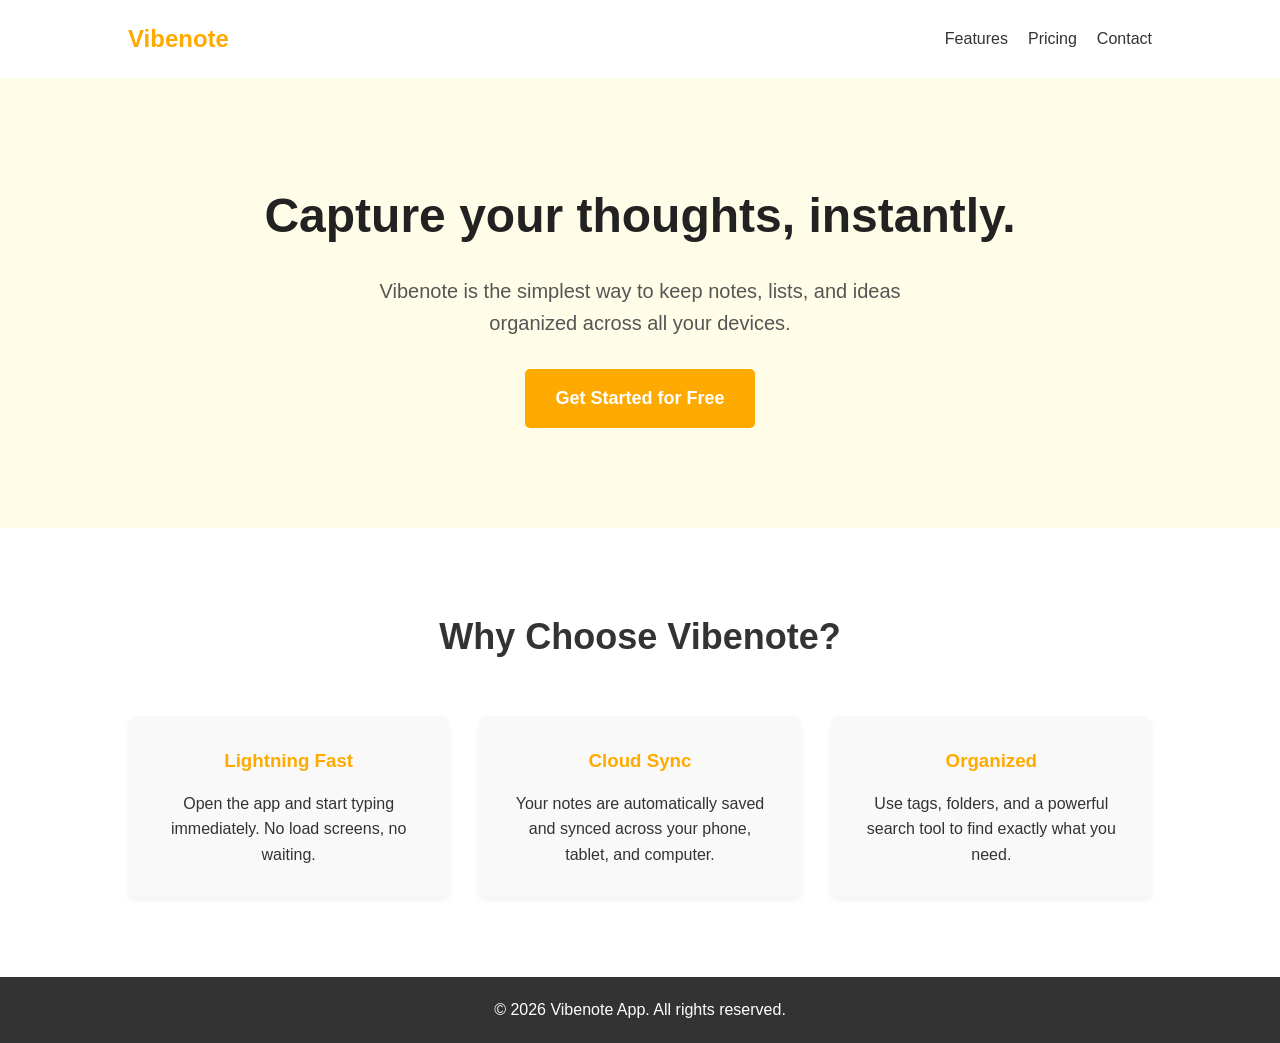
<file: index.html>
<!DOCTYPE html>
<html lang="en">
<head>
    <meta charset="UTF-8">
    <meta name="viewport" content="width=device-width, initial-scale=1.0">
    <title>Vibenote - The Best Notes App</title>
    <link rel="stylesheet" href="styles.css">
</head>
<body>

    <header>
        <div class="logo">Vibenote</div>
        <nav>
            <ul>
                <li><a href="#features">Features</a></li>
                <li><a href="#pricing">Pricing</a></li>
                <li><a href="#contact">Contact</a></li>
            </ul>
        </nav>
    </header>

    <section class="hero">
        <div class="hero-content">
            <h1>Capture your thoughts, instantly.</h1>
            <p>Vibenote is the simplest way to keep notes, lists, and ideas organized across all your devices.</p>
            <a href="app.html" class="cta-button">Get Started for Free</a>
        </div>
    </section>

    <section id="features" class="features">
        <h2>Why Choose Vibenote?</h2>
        <div class="feature-grid">
            <div class="feature-card">
                <h3>Lightning Fast</h3>
                <p>Open the app and start typing immediately. No load screens, no waiting.</p>
            </div>
            <div class="feature-card">
                <h3>Cloud Sync</h3>
                <p>Your notes are automatically saved and synced across your phone, tablet, and computer.</p>
            </div>
            <div class="feature-card">
                <h3>Organized</h3>
                <p>Use tags, folders, and a powerful search tool to find exactly what you need.</p>
            </div>
        </div>
    </section>

    <footer>
        <p>&copy; 2026 Vibenote App. All rights reserved.</p>
    </footer>

</body>
</html>
</file>
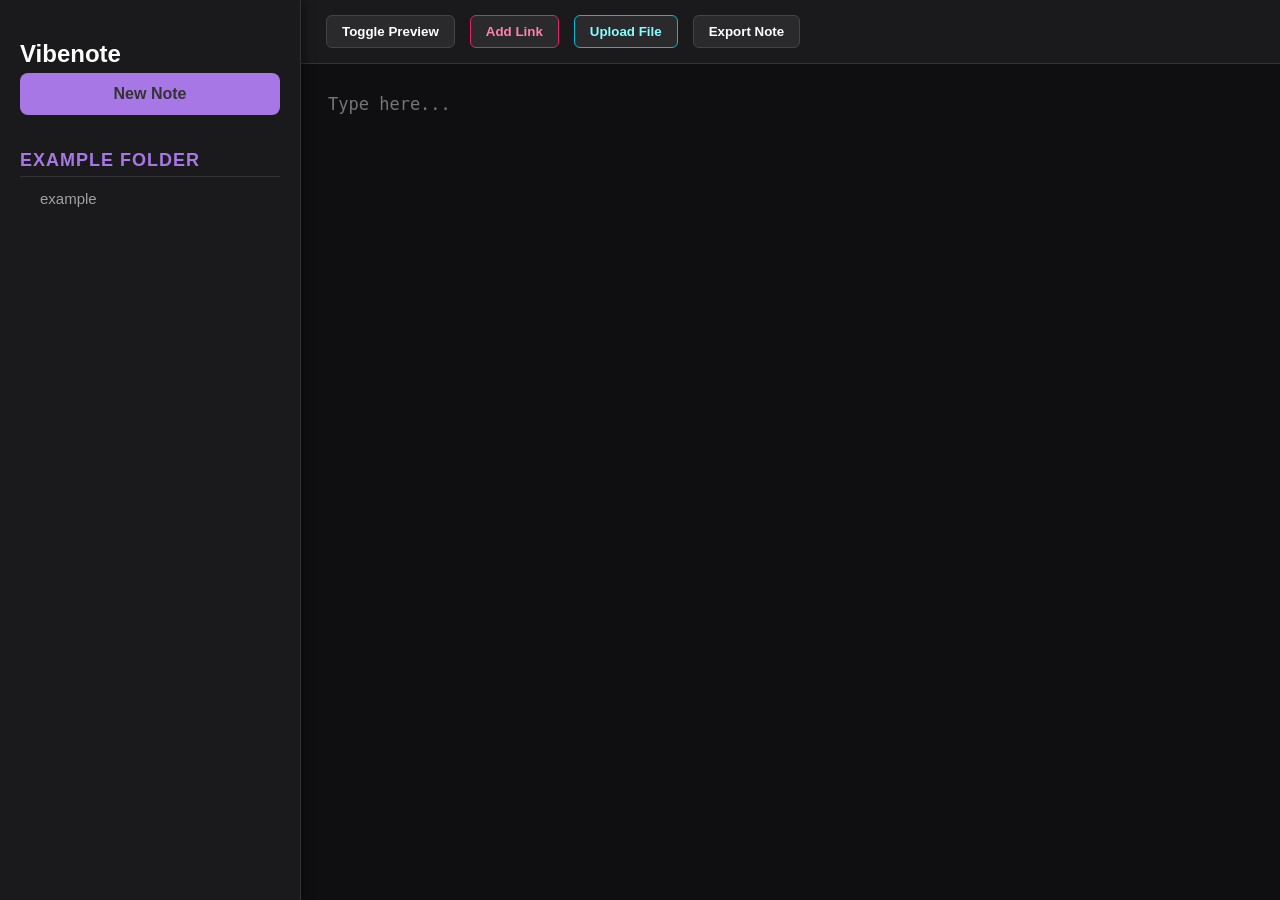
<file: app.html>
<!DOCTYPE html>
<html>
<head>
  <title>Vibenote</title>
  
  <style>
    /* --- THE SLEEK DARK MODE --- */
    body {
      background-color: #0f0f11; 
      color: #333;
      font-family: 'Segoe UI', Arial, sans-serif;
      margin: 0;
      display: flex; 
      height: 100vh; 
    }

    ::-webkit-scrollbar { width: 8px; }
    ::-webkit-scrollbar-track { background: #0f0f11; }
    ::-webkit-scrollbar-thumb { background: #444; border-radius: 4px; }
    ::-webkit-scrollbar-thumb:hover { background: #a778e5; }

    /* --- THE SIDEBAR --- */
    #sidebar {
      background-color: #1a1a1c;
      width: 260px;
      padding: 20px;
      border-right: 1px solid #333;
      display: flex;
      flex-direction: column;
      overflow-y: auto;
      box-shadow: 2px 0px 10px rgba(0,0,0,0.5); 
      z-index: 10;
    }
    
    #new-btn {
      background-color: #a778e5; 
      color: #333;
      border: none;
      padding: 12px;
      border-radius: 8px;
      cursor: pointer;
      font-weight: bold;
      font-size: 16px;
      margin-bottom: 20px;
      transition: 0.2s; 
    }
    #new-btn:hover { background-color: #8b5cf6; transform: scale(1.02); }

    .folder {
      font-weight: bold;
      color: #a778e5; 
      margin-top: 15px;
      margin-bottom: 5px;
      font-size: 18px;
      border-bottom: 1px solid #333;
      padding-bottom: 5px;
      text-transform: uppercase;
      letter-spacing: 1px;
    }

    .file-tab {
      background-color: transparent;
      color: #a0a0a0;
      border: none;
      padding: 8px 10px 8px 20px; 
      width: 100%;
      text-align: left;
      cursor: pointer;
      border-radius: 5px;
      transition: 0.2s;
      font-size: 15px;
      margin-bottom: 2px;
    }
    .file-tab:hover { background-color: #2a2a2d; color: white; }
    .active-file { background-color: #2a2a2d; color: #a778e5; font-weight: bold; border-left: 4px solid #a778e5; }

    /* --- THE MAIN SCREEN --- */
    #main-area {
      flex-grow: 1; 
      display: flex;
      flex-direction: column;
      position: relative;
    }

    #top-bar {
      background-color: #1a1a1c;
      padding: 15px 25px;
      display: flex;
      gap: 15px; 
      border-bottom: 1px solid #333;
    }

    .action-btn {
      background-color: #2a2a2d;
      color: white;
      border: 1px solid #444;
      padding: 8px 15px;
      border-radius: 6px;
      cursor: pointer;
      font-weight: bold;
      transition: 0.2s;
    }
    .action-btn:hover { background-color: #444; }

    #media-btn { border-color: #e91e63; color: #ff80ab; }
    #media-btn:hover { background-color: #e91e63; color: white; }
    
    #upload-btn { border-color: #00bcd4; color: #84ffff; }
    #upload-btn:hover { background-color: #00bcd4; color: black; }

    #workspace {
      display: flex;
      flex-grow: 1;
      padding: 25px;
      gap: 25px;
    }

    textarea, #preview-box {
      flex: 1;
      background-color: #0f0f11;
      color: #e0e0e0;
      border: none;
      border-radius: 8px;
      font-size: 17px;
      line-height: 1.6;
      outline: none;
      resize: none;
      overflow-y: auto;
    }

    #preview-box { 
      display: none; 
      background-color: #151517; 
      padding: 20px;
      border: 1px solid #333;
    }

    img, video {
      max-width: 100%;
      border-radius: 8px;
      margin-top: 15px;
      margin-bottom: 15px;
      box-shadow: 0px 4px 15px rgba(0,0,0,0.5);
      display: block;
    }

    /* --- CUSTOM MODALS --- */
    .modal-overlay {
      display: none; 
      position: absolute;
      top: 0; left: 0; right: 0; bottom: 0;
      background-color: rgba(0, 0, 0, 0.7); 
      z-index: 100;
      justify-content: center;
      align-items: center;
      backdrop-filter: blur(3px); 
    }

    .modal-box {
      background-color: #1a1a1c;
      padding: 25px;
      border-radius: 12px;
      border: 1px solid #444;
      width: 350px;
      display: flex;
      flex-direction: column;
      gap: 15px;
      box-shadow: 0px 10px 30px rgba(0,0,0,0.8);
    }

    .modal-box h3 { margin: 0; color: white; font-weight: normal; }
    
    .modal-box input {
      background-color: #0f0f11;
      color: white;
      border: 1px solid #444;
      padding: 10px;
      border-radius: 6px;
      font-size: 16px;
      outline: none;
    }
    .modal-box input:focus { border-color: #a778e5; }

    .modal-buttons {
      display: flex;
      justify-content: flex-end;
      gap: 10px;
      margin-top: 10px;
    }
  </style>
</head>
<body>

  <div id="sidebar">
    <h2 style="color: white; margin-bottom: 5px;">Vibenote</h2>
    <button id="new-btn" onclick="openNoteModal()">New Note</button>
    <div id="file-list"></div>
  </div>

  <div id="main-area">
    <div id="top-bar">
      <button class="action-btn" onclick="toggleMarkdown()">Toggle Preview</button>
      <button class="action-btn" id="media-btn" onclick="openMediaModal()">Add Link</button>
      <button class="action-btn" id="upload-btn" onclick="triggerUpload()">Upload File</button>
      <button class="action-btn" onclick="exportNote()">Export Note</button>
    </div>

    <div id="workspace">
      <input type="file" id="file-uploader" accept="image/*, video/*" style="display: none;" onchange="handleFileUpload(event)">
      <textarea id="my-editor" placeholder="Type here..." oninput="autoSave()"></textarea>
      <div id="preview-box"></div>
    </div>

    <div id="note-modal" class="modal-overlay">
      <div class="modal-box">
        <h3>Create New Note</h3>
        <input type="text" id="folder-input" placeholder="Folder Name">
        <input type="text" id="note-input" placeholder="Note Name">
        <div class="modal-buttons">
          <button class="action-btn" style="background: #444;" onclick="closeModal('note-modal')">Cancel</button>
          <button class="action-btn" style="background: #a778e5; border-color: #a778e5;" onclick="submitNewNote()">Create</button>
        </div>
      </div>
    </div>

    <div id="media-modal" class="modal-overlay">
      <div class="modal-box">
        <h3>Add Media Link</h3>
        <input type="text" id="url-input" placeholder="Paste URL here...">
        <div class="modal-buttons">
          <button class="action-btn" style="background: #444;" onclick="closeModal('media-modal')">Cancel</button>
          <button class="action-btn" style="background: #e91e63; border-color: #e91e63;" onclick="submitMedia()">Add Link</button>
        </div>
      </div>
    </div>
  </div>

  <script>
    let myVault = { 
      'Example Folder': {
        'example': 'Example'
      }
    };
    let currentFolder = 'General';
    let currentNote = 'Welcome Note';
    let isPreviewing = false;

    window.onload = function() {
      let savedVault = localStorage.getItem("proVaultClean");
      if (savedVault !== null) {
        myVault = JSON.parse(savedVault);
        currentFolder = Object.keys(myVault)[0]; 
        currentNote = Object.keys(myVault[currentFolder])[0];
      }
      renderSidebar(); 
      switchNote(currentFolder, currentNote);
    };

    function renderSidebar() {
      let listArea = document.getElementById("file-list");
      listArea.innerHTML = ""; 
      for (let folder in myVault) {
        listArea.innerHTML += "<div class='folder'>" + folder + "</div>";
        for (let note in myVault[folder]) {
          let safeId = "tab-" + note.replace(/\s/g, '-'); 
          listArea.innerHTML += "<button class='file-tab' id='" + safeId + "' onclick='switchNote(\"" + folder + "\", \"" + note + "\")'>" + note + "</button>";
        }
      }
    }

    function switchNote(folderName, noteName) {
      currentFolder = folderName;
      currentNote = noteName; 
      document.getElementById("my-editor").value = myVault[folderName][noteName];

      let allTabs = document.getElementsByClassName("file-tab");
      for (let i = 0; i < allTabs.length; i++) {
        allTabs[i].className = "file-tab";
      }
      let safeId = "tab-" + noteName.replace(/\s/g, '-');
      let activeBtn = document.getElementById(safeId);
      if (activeBtn) activeBtn.className = "file-tab active-file"; 
      
      if(isPreviewing) updatePreview();
    }

    function autoSave() {
      myVault[currentFolder][currentNote] = document.getElementById("my-editor").value;
      localStorage.setItem("proVaultClean", JSON.stringify(myVault));
      if(isPreviewing) updatePreview();
    }

    function openNoteModal() {
      document.getElementById('folder-input').value = ""; 
      document.getElementById('note-input').value = "";
      document.getElementById('note-modal').style.display = "flex";
    }

    function openMediaModal() {
      document.getElementById('url-input').value = "";
      document.getElementById('media-modal').style.display = "flex";
    }

    function closeModal(modalId) {
      document.getElementById(modalId).style.display = "none";
    }

    function submitNewNote() {
      let folderName = document.getElementById('folder-input').value.trim();
      let noteName = document.getElementById('note-input').value.trim();

      if (folderName === "" || noteName === "") return;

      if (!myVault[folderName]) {
          myVault[folderName] = {}; 
      }
      myVault[folderName][noteName] = ""; 
      
      closeModal('note-modal');
      renderSidebar();       
      switchNote(folderName, noteName);   
      autoSave();  
    }

    function submitMedia() {
      let url = document.getElementById('url-input').value.trim();
      if (url !== "") {
        let editor = document.getElementById("my-editor");
        editor.value += "\n![](" + url + ")\n";
        autoSave(); 
      }
      closeModal('media-modal');
    }

    function triggerUpload() { document.getElementById("file-uploader").click(); }

    function handleFileUpload(event) {
      let myFile = event.target.files[0];
      if (!myFile) return; 
      
      let temporaryLocalUrl = URL.createObjectURL(myFile);
      let editor = document.getElementById("my-editor");
      editor.value += "\n![](" + temporaryLocalUrl + ")\n";
      
      autoSave();
      event.target.value = "";
    }

    function toggleMarkdown() {
      isPreviewing = !isPreviewing; 
      let editor = document.getElementById("my-editor");
      let preview = document.getElementById("preview-box");

      if (isPreviewing) {
        editor.style.display = "none";   
        preview.style.display = "block";  
        updatePreview();
      } else {
        editor.style.display = "block";   
        preview.style.display = "none";   
      }
    }

    function updatePreview() {
      let text = document.getElementById("my-editor").value;
      
      text = text.replace(/^# (.*$)/gim, '<h1>$1</h1>');
      text = text.replace(/^## (.*$)/gim, '<h2>$1</h2>');
      text = text.replace(/\*\*(.*)\*\*/gim, '<b>$1</b>');
      text = text.replace(/\*(.*)\*/gim, '<i>$1</i>');
      
      text = text.replace(/!\[([^\]]*)\]\((.*?)\)/gim, function(match, altText, linkUrl) {
        if (linkUrl.endsWith('.mp4') || linkUrl.endsWith('.webm')) {
          return '<video src="' + linkUrl + '" controls></video>';
        } else {
          return '<img src="' + linkUrl + '" alt="Media">';
        }
      });

      text = text.replace(/\n/gim, '<br>');
      document.getElementById("preview-box").innerHTML = text;
    }

    function exportNote() {
      let textToSave = document.getElementById("my-editor").value;
      let myBlob = new Blob([textToSave], { type: "text/markdown" });
      let fakeLink = document.createElement("a");
      fakeLink.download = currentNote + ".md"; 
      fakeLink.href = window.URL.createObjectURL(myBlob);
      fakeLink.click();
    }
  </script>

</body>
</html>
</file>
<file: styles.css>
/* General Reset and Base Styles */
* {
    margin: 0;
    padding: 0;
    box-sizing: border-box;
}

body {
    font-family: 'Segoe UI', Tahoma, Geneva, Verdana, sans-serif;
    line-height: 1.6;
    color: #333;
    background-color: #f9f9f9;
}

/* Header Styling */
header {
    display: flex;
    justify-content: space-between;
    align-items: center;
    padding: 20px 10%;
    background-color: #ffffff;
    box-shadow: 0 2px 5px rgba(0,0,0,0.1);
}

.logo {
    font-size: 24px;
    font-weight: bold;
    color: #ffaa00; /* A nice note-pad yellow/orange */
}

nav ul {
    list-style: none;
    display: flex;
    gap: 20px;
}

nav a {
    text-decoration: none;
    color: #333;
    font-weight: 500;
}

nav a:hover {
    color: #ffaa00;
}

/* Hero Section Styling */
.hero {
    background-color: #fffde7; /* Light yellow background */
    padding: 100px 10%;
    text-align: center;
}

.hero h1 {
    font-size: 48px;
    margin-bottom: 20px;
    color: #222;
}

.hero p {
    font-size: 20px;
    color: #555;
    margin-bottom: 30px;
    max-width: 600px;
    margin-left: auto;
    margin-right: auto;
}

.cta-button {
    display: inline-block;
    padding: 15px 30px;
    background-color: #ffaa00;
    color: white;
    text-decoration: none;
    font-size: 18px;
    border-radius: 5px;
    font-weight: bold;
    transition: background-color 0.3s;
}

.cta-button:hover {
    background-color: #e69900;
}

/* Features Section Styling */
.features {
    padding: 80px 10%;
    text-align: center;
    background-color: #ffffff;
}

.features h2 {
    font-size: 36px;
    margin-bottom: 50px;
}

.feature-grid {
    display: flex;
    justify-content: space-between;
    gap: 30px;
}

.feature-card {
    background-color: #f9f9f9;
    padding: 30px;
    border-radius: 8px;
    flex: 1;
    box-shadow: 0 4px 6px rgba(0,0,0,0.05);
}

.feature-card h3 {
    margin-bottom: 15px;
    color: #ffaa00;
}

/* Footer Styling */
footer {
    text-align: center;
    padding: 20px;
    background-color: #333;
    color: #fff;
}

/* Simple Mobile Responsiveness */
@media (max-width: 768px) {
    .feature-grid {
        flex-direction: column;
    }
    .hero h1 {
        font-size: 36px;
    }
}
</file>
